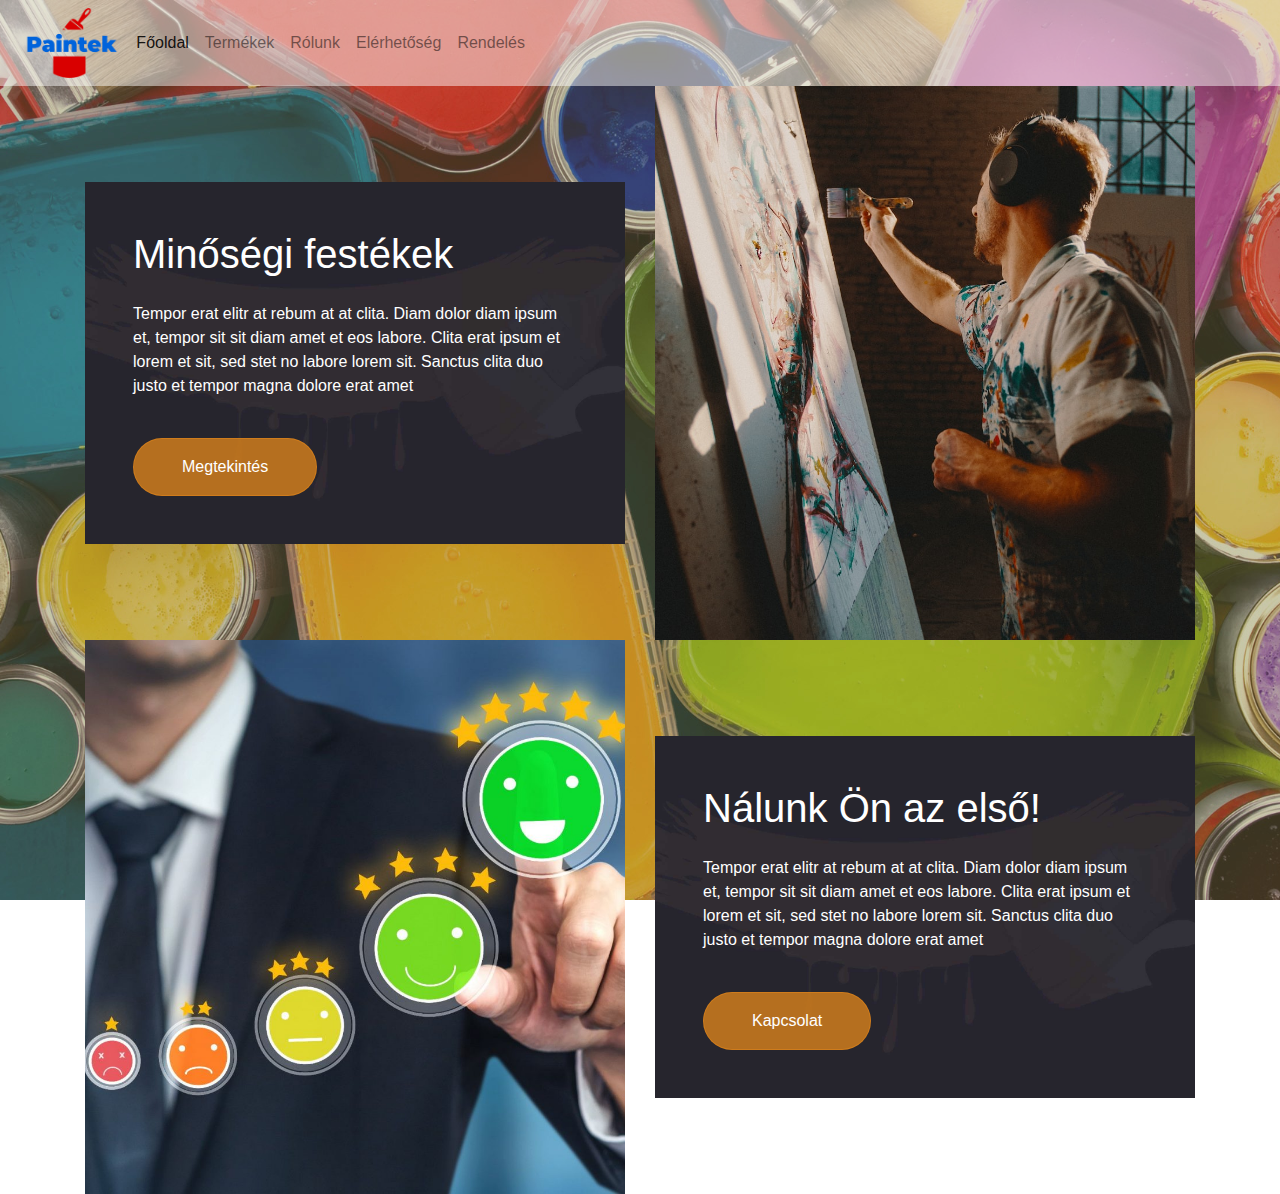
<file: Backendes_Projekt/index.html>
<!DOCTYPE html>
<html lang="hu">
<head>
<meta charset="UTF-8">
<meta http-equiv="X-UA-Compatible" content="IE=edge">
<meta name="viewport" content="width=device-width, initial-scale=1.0">
  <title>Paintek</title>
  <link rel = "icon" href = 
"img/logo-no-background.png" 
        type = "image/x-icon">
  <meta charset="utf-8">
  <meta name="viewport" content="width=device-width, initial-scale=1">
  <link rel="stylesheet" href="https://cdn.jsdelivr.net/npm/bootstrap@4.3.1/dist/css/bootstrap.min.css" integrity="sha384-ggOyR0iXCbMQv3Xipma34MD+dH/1fQ784/j6cY/iJTQUOhcWr7x9JvoRxT2MZw1T" crossorigin="anonymous">
  <script src="https://code.jquery.com/jquery-3.3.1.slim.min.js" integrity="sha384-q8i/X+965DzO0rT7abK41JStQIAqVgRVzpbzo5smXKp4YfRvH+8abtTE1Pi6jizo" crossorigin="anonymous"></script>
  <script src="https://cdn.jsdelivr.net/npm/popper.js@1.14.7/dist/umd/popper.min.js" integrity="sha384-UO2eT0CpHqdSJQ6hJty5KVphtPhzWj9WO1clHTMGa3JDZwrnQq4sF86dIHNDz0W1" crossorigin="anonymous"></script>
  <script src="https://cdn.jsdelivr.net/npm/bootstrap@4.3.1/dist/js/bootstrap.min.js" integrity="sha384-JjSmVgyd0p3pXB1rRibZUAYoIIy6OrQ6VrjIEaFf/nJGzIxFDsf4x0xIM+B07jRM" crossorigin="anonymous"></script>
  <link rel="stylesheet" href="style.css">
  <script>

    </script>

</head>

<body>
  <nav class="navbar navbar-expand-lg navbar-light">
    <img src="img/logo-no-background.png" height="70px">
    <button class="navbar-toggler" type="button" data-toggle="collapse" data-target="#navbarSupportedContent" aria-controls="navbarSupportedContent" aria-expanded="false" aria-label="Toggle navigation">
      <span class="navbar-toggler-icon"></span>
    </button>
  
    <div class="collapse navbar-collapse" id="navbarSupportedContent">
      <ul class="navbar-nav mr-auto">
        <li class="nav-item active">
          <a class="nav-link" href="index.html">Főoldal <span class="sr-only">(current)</span></a>
        </li>
        <li class="nav-item">
          <a class="nav-link" href="termekek.html">Termékek <span class="sr-only">(current)</span></a>
        </li>
        <li class="nav-item">
          <a class="nav-link" href="rolunk.html">Rólunk <span class="sr-only">(current)</span></a>
        </li>
        <li class="nav-item">
          <a class="nav-link" href="elerhetoseg.html">Elérhetőség <span class="sr-only">(current)</span></a>
        </li>
        <li class="nav-item">
          <a class="nav-link" href="megrendeles.html"> Rendelés <span class="sr-only">(current)</span></a>
        </li>
      </ul>
    </div>
  </nav>
  

  <div class="container-fluid">
    <div class="container">
        <div class="row gx-0 mb-3 mb-lg-0">
            <div class="col-lg-6 my-lg-5 py-lg-5">
                <div class="about-start bg-primary p-5">
                    <h1 class="display-5 mb-4">Minőségi festékek</h1>
                    <p>Tempor erat elitr at rebum at at clita. Diam dolor diam ipsum et, tempor sit sit diam amet et eos labore. Clita erat ipsum et lorem et sit, sed stet no labore lorem sit. Sanctus clita duo justo et tempor magna dolore erat amet
                    </p>
                    <a href="termekek.html" class="btn btn-secondary rounded-pill py-md-3 px-md-5 mt-4">Megtekintés</a>
                </div>
            </div>
            <div class="col-lg-6" style="min-height: 400px;">
                <div class="position-relative h-100">
                    <img class="position-absolute w-100 h-100" src="img/about-1.jpg" style="object-fit: cover;">
                </div>
            </div>
        </div>
        <div class="row gx-0">
            <div class="col-lg-6" style="min-height: 400px;">
                <div class="position-relative h-100">
                    <img class="position-absolute w-100 h-100" src="img/about-2.jpg" style="object-fit:cover; object-position: -32px;">
                </div>
            </div>
            <div class="col-lg-6 my-lg-5 py-lg-5">
                <div class="about-end bg-primary p-5">
                    <h1 class="display-5 mb-4">Nálunk Ön az első!</h1>
                    <p>Tempor erat elitr at rebum at at clita. Diam dolor diam ipsum et, tempor sit sit diam amet et eos labore. Clita erat ipsum et lorem et sit, sed stet no labore lorem sit. Sanctus clita duo justo et tempor magna dolore erat amet
                    </p>
                    <a href="elerhetoseg.html" class="btn btn-secondary rounded-pill py-md-3 px-md-5 mt-4">Kapcsolat</a>
                </div>
            </div>
        </div>
    </div>
  </div>
</body>
</html>
</file>
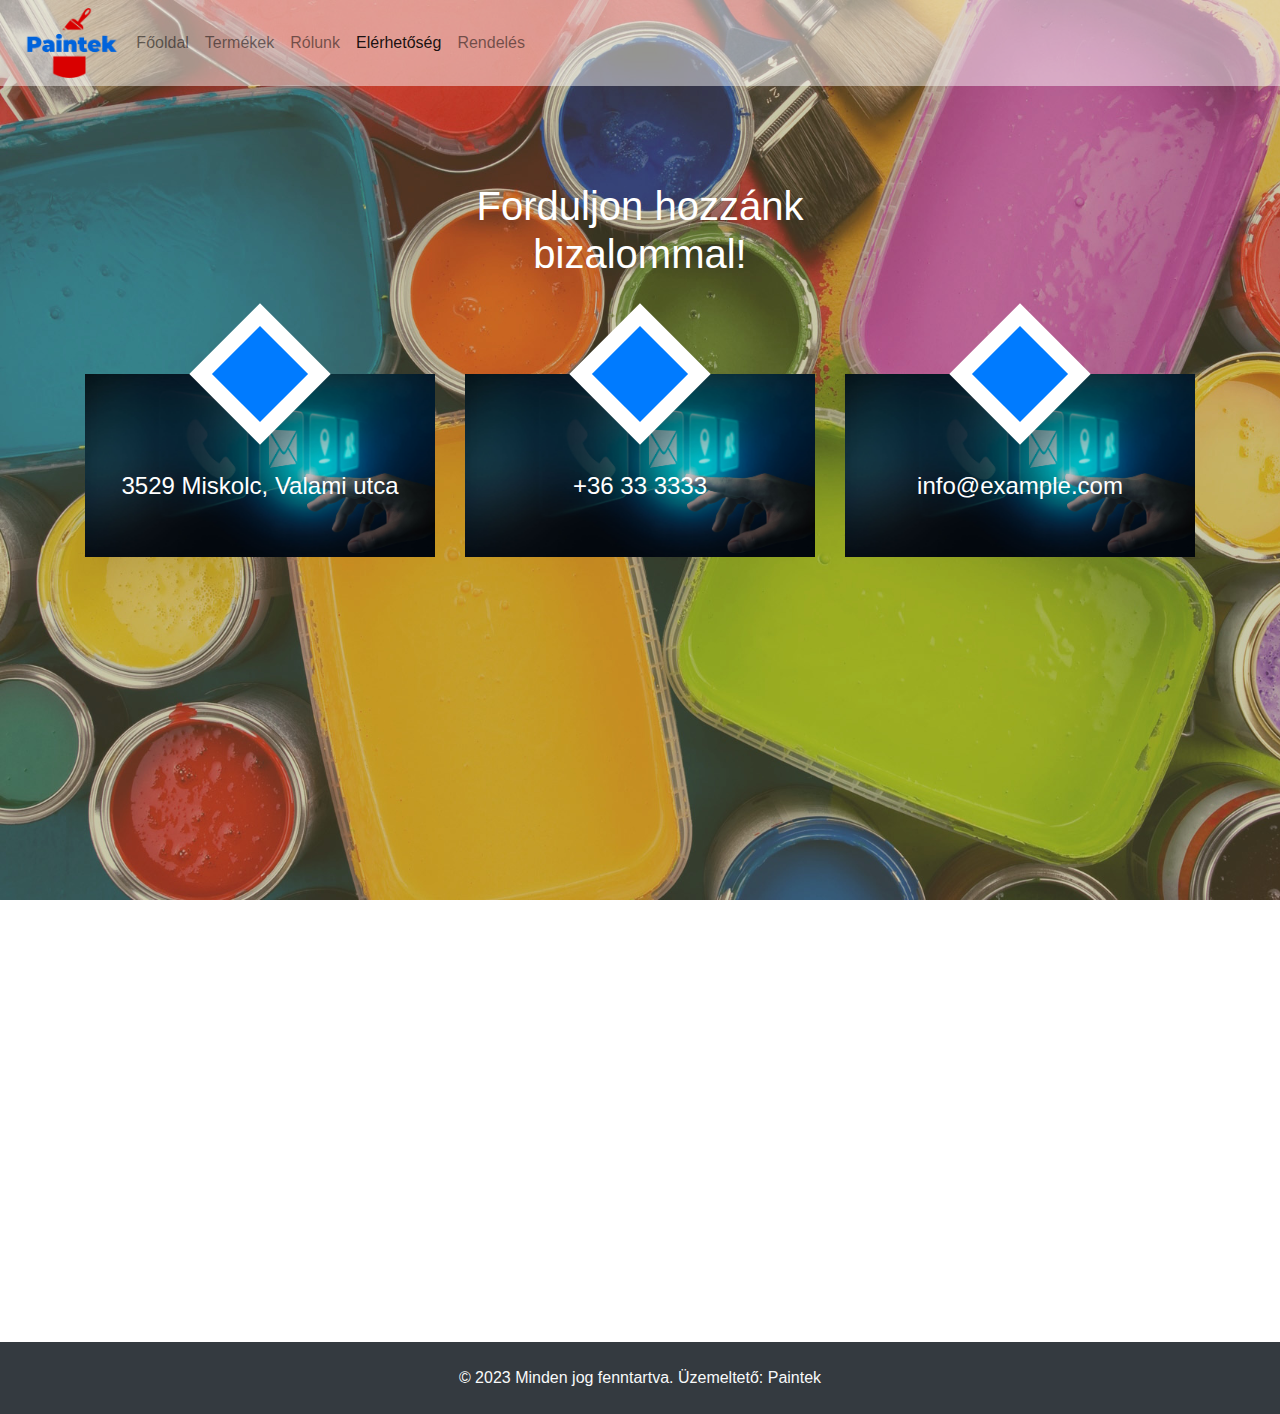
<file: Backendes_Projekt/elerhetoseg.html>
<!DOCTYPE html>
<html lang="hu">
<head>
    <meta charset="UTF-8">
    <meta http-equiv="X-UA-Compatible" content="IE=edge">
    <meta name="viewport" content="width=device-width, initial-scale=1.0">
    <title>Elérhetőség</title>
    <link rel = "icon" href = 
    "img/logo-no-background.png" 
            type = "image/x-icon">
      <meta charset="utf-8">
      <meta name="viewport" content="width=device-width, initial-scale=1">
      <link rel="stylesheet" href="https://cdn.jsdelivr.net/npm/bootstrap@4.3.1/dist/css/bootstrap.min.css" integrity="sha384-ggOyR0iXCbMQv3Xipma34MD+dH/1fQ784/j6cY/iJTQUOhcWr7x9JvoRxT2MZw1T" crossorigin="anonymous">
      <script src="https://code.jquery.com/jquery-3.3.1.slim.min.js" integrity="sha384-q8i/X+965DzO0rT7abK41JStQIAqVgRVzpbzo5smXKp4YfRvH+8abtTE1Pi6jizo" crossorigin="anonymous"></script>
      <script src="https://cdn.jsdelivr.net/npm/popper.js@1.14.7/dist/umd/popper.min.js" integrity="sha384-UO2eT0CpHqdSJQ6hJty5KVphtPhzWj9WO1clHTMGa3JDZwrnQq4sF86dIHNDz0W1" crossorigin="anonymous"></script>
      <script src="https://cdn.jsdelivr.net/npm/bootstrap@4.3.1/dist/js/bootstrap.min.js" integrity="sha384-JjSmVgyd0p3pXB1rRibZUAYoIIy6OrQ6VrjIEaFf/nJGzIxFDsf4x0xIM+B07jRM" crossorigin="anonymous"></script>
      <link rel="stylesheet" href="style.css">
    </head>
<body>
    <nav class="navbar navbar-expand-lg navbar-light">
        <img src="img/logo-no-background.png" height="70px">
        <button class="navbar-toggler" type="button" data-toggle="collapse" data-target="#navbarSupportedContent" aria-controls="navbarSupportedContent" aria-expanded="false" aria-label="Toggle navigation">
          <span class="navbar-toggler-icon"></span>
        </button>
      
        <div class="collapse navbar-collapse" id="navbarSupportedContent">
          <ul class="navbar-nav mr-auto">
            <li class="nav-item">
              <a class="nav-link" href="index.html">Főoldal <span class="sr-only">(current)</span></a>
            </li>
            <li class="nav-item">
              <a class="nav-link" href="termekek.html">Termékek <span class="sr-only">(current)</span></a>
            </li>
            <li class="nav-item">
              <a class="nav-link" href="rolunk.html">Rólunk <span class="sr-only">(current)</span></a>
            </li>
            <li class="nav-item active">
              <a class="nav-link" href="elerhetoseg.html">Elérhetőség <span class="sr-only">(current)</span></a>
            </li>
            <li class="nav-item">
              <a class="nav-link" href="megrendeles.html">Rendelés <span class="sr-only">(current)</span></a>
            </li>
          </ul>
        </div>
      </nav>

      <div class="container-fluid py-5">
        <div class="container py-5">
            <div class="text-center mx-auto mb-5" style="max-width: 500px;">
                <h1 class="display-5" style="color: white;">Forduljon hozzánk bizalommal!</h1>
            </div>
            <div class="row g-3 mb-5">
                <div class="col-lg-4 col-md-6 pt-5">
                    <div class="contact-item d-flex flex-column align-items-center justify-content-center text-center pb-5">
                        <div class="contact-icon p-3">
                            <div></div>
                        </div>
                        <h4 class="mt-5" style="color: white;">3529 Miskolc, Valami utca</h4>
                    </div>
                </div>
                <div class="col-lg-4 col-md-6 pt-5">
                    <div class="contact-item d-flex flex-column align-items-center justify-content-center text-center pb-5">
                        <div class="contact-icon p-3">
                            <div></div>
                        </div>
                        <h4 class="mt-5" style="color: white;">+36 33 3333</h4>
                    </div>
                </div>
                <div class="col-lg-4 col-md-6 pt-5">
                    <div class="contact-item d-flex flex-column align-items-center justify-content-center text-center pb-5">
                        <div class="contact-icon p-3">
                            <div></div>
                        </div>
                        <h4 class="mt-5" style="color: white;">info@example.com</h4>
                    </div>
                </div>
            </div>
            <div class="row justify-content-center position-relative" style="z-index: 1;">

                <div class="embed-responsive embed-responsive-16by9">
                    <iframe class="embed-responsive-item" src="https://www.google.com/maps/embed?pb=!1m18!1m12!1m3!1d170565.92775479722!2d20.6757494!3d48.08915495!2m3!1f0!2f0!3f0!3m2!1i1024!2i768!4f13.1!3m3!1m2!1s0x47409e878d72ebe7%3A0x400c4290c1e11b0!2sMiskolc!5e0!3m2!1shu!2shu!4v1676908173086!5m2!1shu!2shu" width="600" height="450" style="border:0;" allowfullscreen="" loading="lazy" referrerpolicy="no-referrer-when-downgrade"></iframe>
                  </div>
            </div>
        </div>
    </div>
    <div class="text-center p-4 bg-dark text-light" style="background-color: rgba(0, 0, 0, 0.05);">
        © 2023 Minden jog fenntartva.
        <a class="text-reset fw-bold" href="index.html">Üzemeltető: Paintek</a>
      </div>
</body>
</html>
</file>
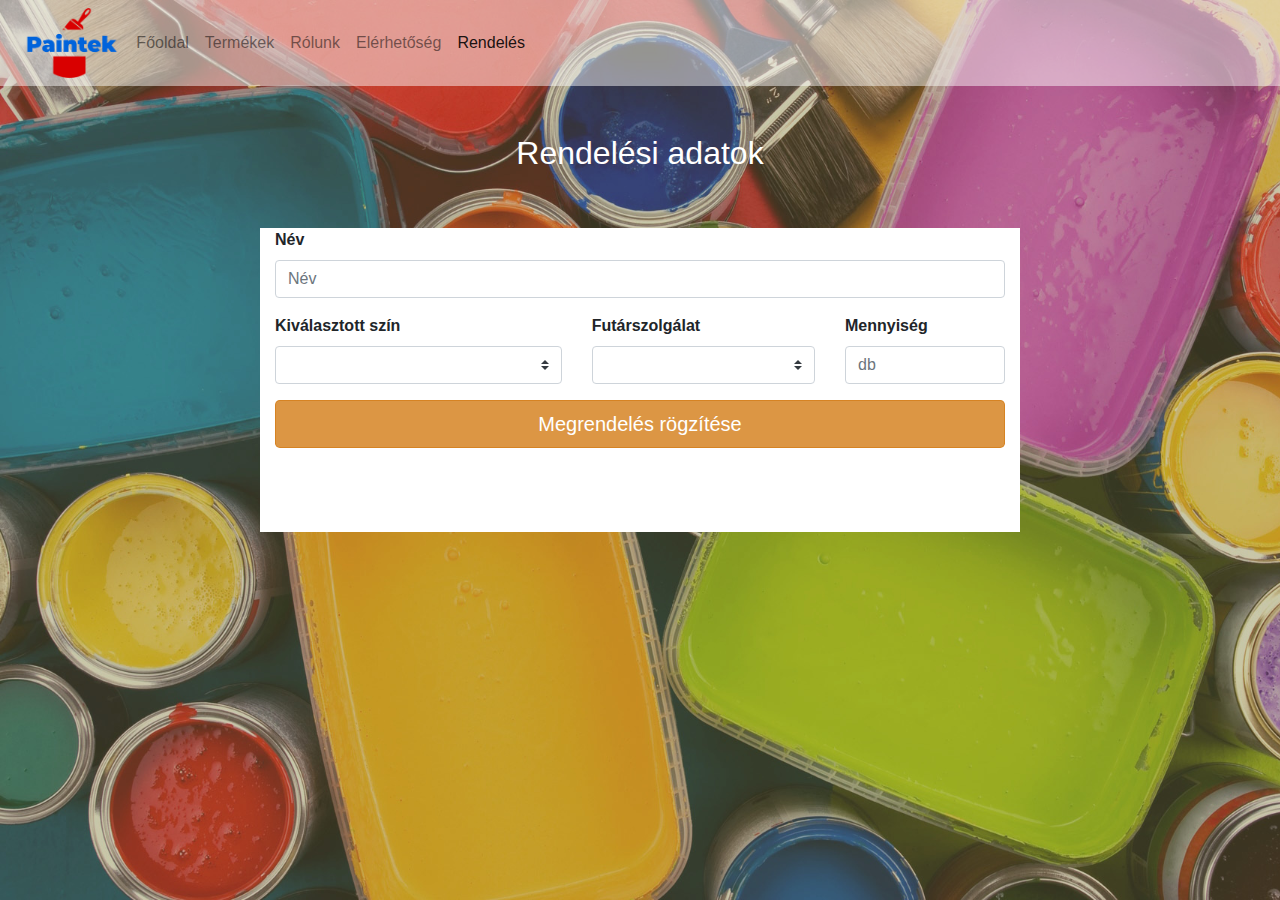
<file: Backendes_Projekt/megrendeles.html>
<!DOCTYPE html>
<html lang="hu">
<head>
<meta charset="UTF-8">
<meta http-equiv="X-UA-Compatible" content="IE=edge">
<meta name="viewport" content="width=device-width, initial-scale=1.0">
  <title>Paintek</title>
  <link rel = "icon" href = 
"img/logo-no-background.png" 
        type = "image/x-icon">
  <meta charset="utf-8">
  <meta name="viewport" content="width=device-width, initial-scale=1">
  <link rel="stylesheet" href="https://cdn.jsdelivr.net/npm/bootstrap@4.3.1/dist/css/bootstrap.min.css" integrity="sha384-ggOyR0iXCbMQv3Xipma34MD+dH/1fQ784/j6cY/iJTQUOhcWr7x9JvoRxT2MZw1T" crossorigin="anonymous">
  <script src="https://code.jquery.com/jquery-3.3.1.slim.min.js" integrity="sha384-q8i/X+965DzO0rT7abK41JStQIAqVgRVzpbzo5smXKp4YfRvH+8abtTE1Pi6jizo" crossorigin="anonymous"></script>
  <script src="https://cdn.jsdelivr.net/npm/popper.js@1.14.7/dist/umd/popper.min.js" integrity="sha384-UO2eT0CpHqdSJQ6hJty5KVphtPhzWj9WO1clHTMGa3JDZwrnQq4sF86dIHNDz0W1" crossorigin="anonymous"></script>
  <script src="https://cdn.jsdelivr.net/npm/bootstrap@4.3.1/dist/js/bootstrap.min.js" integrity="sha384-JjSmVgyd0p3pXB1rRibZUAYoIIy6OrQ6VrjIEaFf/nJGzIxFDsf4x0xIM+B07jRM" crossorigin="anonymous"></script>
  <link rel="stylesheet" href="style.css">
  <script>
const api_url = 
      "https://localhost:7165/api/Futarok";
  
async function getapi(url) {
    
    const response = await fetch(url);
    
    var data = await response.json();
    show(data);
}
getapi(api_url);
  
function show(data) {
  let tab = 
        ``;
    
    for (let r of data) {
        tab += ` 
        <option value="${r.id}">${r.nev}</option>`
    }
    document.getElementById("valaszt").innerHTML = tab;
}




// api url
const api_url2 = 
"https://localhost:7165/Szinek";

// Defining async function
async function getapi2(url) {
    
    // Storing response
    const response = await fetch(url);
    
    // Storing data in form of JSON
    var data = await response.json();
    console.log(data);
    show2(data);
}
// Calling that async function
getapi2(api_url2);

// Function to define innerHTML for HTML table
function show2(data) {
    let tab = 
    ``;
    
    for (let r of data) {
        tab += ` 
        <option value="${r.id}">${r.szin}</option>`
    }
    document.getElementById("szin").innerHTML = tab;
}


function post(){
    fetch("https://localhost:7165/Rendelesek", {
     
     // Adding method type
     method: "POST",
      
     // Adding body or contents to send
     body: JSON.stringify({
        futarid: document.getElementById("valaszt").value,
        szinid: document.getElementById("szin").value,
         rendeltdb: document.getElementById("mennyiseg").value,
         címzett: document.getElementById("cimzett").value
     }),
      
     // Adding headers to the request
     headers: {
         "Content-type": "application/json; charset=UTF-8"
     }
 })
  
 // Converting to JSON
 .then(response => response.json())
  
 // Displaying results to console
 .then(json => console.log(json));

}


function message(){
    var cimzett = document.getElementById('cimzett');
    var mennyiseg = document.getElementById('mennyiseg');
    var szin = document.getElementById('szin');
    var valaszt = document.getElementById('valaszt');
    const success = document.getElementById('success');
    const danger = document.getElementById('danger');

    if(cimzett.value === '' || mennyiseg.value === '' || szin.value === '' || valaszt.value === ''){
        danger.style.display = 'block';
    }
    else{
        setTimeout(() => {
            cimzett.value = '';
            mennyiseg.value = '';
        }, 2000);

        success.style.display = 'block';
    }


    setTimeout(() => {
        danger.style.display = 'none';
        success.style.display = 'none';
    }, 4000);

    document.getElementById("noRefreshForm").addEventListener("submit", function(event){
  event.preventDefault()

});
    
}
    </script>

</head>

<body>
  <nav class="navbar navbar-expand-lg navbar-light">
    <img src="img/logo-no-background.png" height="70px">
    <button class="navbar-toggler" type="button" data-toggle="collapse" data-target="#navbarSupportedContent" aria-controls="navbarSupportedContent" aria-expanded="false" aria-label="Toggle navigation">
      <span class="navbar-toggler-icon"></span>
    </button>
  
    <div class="collapse navbar-collapse" id="navbarSupportedContent">
      <ul class="navbar-nav mr-auto">
        <li class="nav-item">
          <a class="nav-link" href="index.html">Főoldal <span class="sr-only">(current)</span></a>
        </li>
        <li class="nav-item">
          <a class="nav-link" href="termekek.html">Termékek <span class="sr-only">(current)</span></a>
        </li>
        <li class="nav-item">
          <a class="nav-link" href="rolunk.html">Rólunk <span class="sr-only">(current)</span></a>
        </li>
        <li class="nav-item">
          <a class="nav-link" href="elerhetoseg.html">Elérhetőség <span class="sr-only">(current)</span></a>
        </li>
        <li class="nav-item active">
          <a class="nav-link" href="megrendeles.html">Rendelés <span class="sr-only">(current)</span></a>
        </li>
      </ul>
    </div>
  </nav>

<div class="container">
  <div class="py-5 text-center">
      <h2 style="color: white;">Rendelési adatok</h2>
  </div>
  <div class="row">
      <div class="col-md-8 order-md-1" style="margin:auto; background-color: white;">
          <form class="needs-validation" id="noRefreshForm" novalidate="">                
              <div class="mb-3">
                  <label for="cimzett" class="font-weight-bold">Név</label>
                  <input type="text" class="form-control" id="cimzett" placeholder="Név" required="required">
                  <div class="invalid-feedback"> Kérem adja meg a darabszámot! </div>
              </div>
              <div class="row">
                  <div class="col-md-5 mb-3">
                      <label for="szin" class="font-weight-bold">Kiválasztott szín</label>
                      <select class="custom-select d-block w-100" id="szin" required="">
                      </select>
                      <div class="invalid-feedback"> Kérem válasszon színt! </div>
                  </div>
                  <div class="col-md-4 mb-3">
                      <label for="valaszt" class="font-weight-bold">Futárszolgálat</label>
                      <select class="custom-select d-block w-100" id="valaszt" required="">
                      </select>
                      <div class="invalid-feedback"> Kérem válasszon futárszolgálatot! </div>
                  </div>
                  <div class="col-md-3 mb-3">
                      <label for="mennyiseg" class="font-weight-bold">Mennyiség</label>
                      <input type="text" class="form-control" id="mennyiseg" placeholder="db" required="required">
                      <div class="invalid-feedback"> Kérem adja meg a mennyiséget! </div>
                  </div>
              </div>
              <button class="btn btn-primary btn-lg btn-block" type="submit" onclick="post();message()">Megrendelés rögzítése</button>
              <br>
              <div class="message">
                <div class="success" id="success">A megrendelésed sikeresen rögzítésre került!</div>
                <div class="danger" id="danger">Kérem ellenőrizze az adatokat!</div>
            </div>
          </form>
      </div>
  </div>
</div>

</body>
</html>
</file>
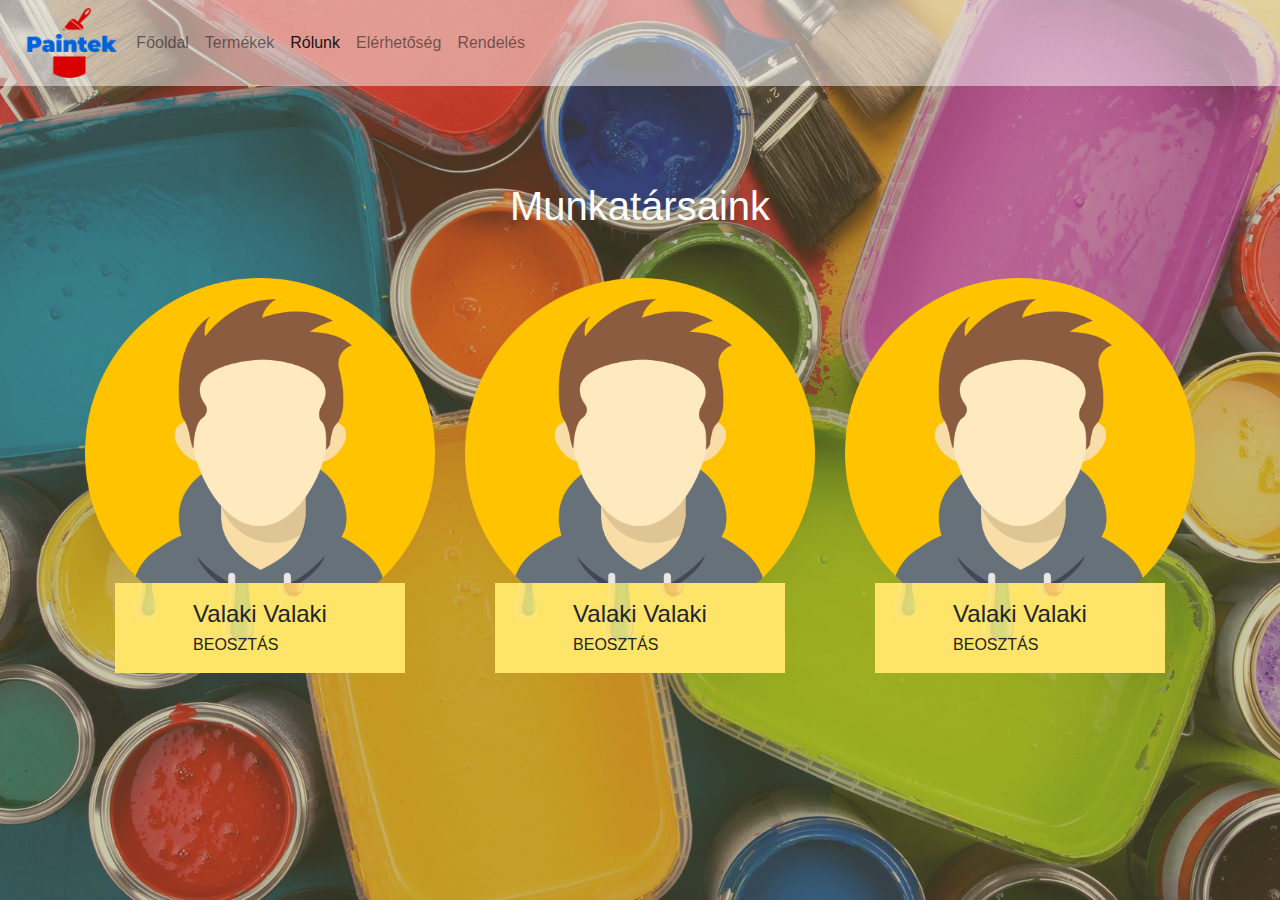
<file: Backendes_Projekt/rolunk.html>
<!DOCTYPE html>
<html lang="hu">
<head>
    <meta charset="UTF-8">
    <meta http-equiv="X-UA-Compatible" content="IE=edge">
    <meta name="viewport" content="width=device-width, initial-scale=1.0">
    <title>Rólunk</title>
    <link rel = "icon" href = 
    "img/logo-no-background.png" 
            type = "image/x-icon">
      <meta charset="utf-8">
      <meta name="viewport" content="width=device-width, initial-scale=1">
      <link rel="stylesheet" href="https://cdn.jsdelivr.net/npm/bootstrap@4.3.1/dist/css/bootstrap.min.css" integrity="sha384-ggOyR0iXCbMQv3Xipma34MD+dH/1fQ784/j6cY/iJTQUOhcWr7x9JvoRxT2MZw1T" crossorigin="anonymous">
      <script src="https://code.jquery.com/jquery-3.3.1.slim.min.js" integrity="sha384-q8i/X+965DzO0rT7abK41JStQIAqVgRVzpbzo5smXKp4YfRvH+8abtTE1Pi6jizo" crossorigin="anonymous"></script>
      <script src="https://cdn.jsdelivr.net/npm/popper.js@1.14.7/dist/umd/popper.min.js" integrity="sha384-UO2eT0CpHqdSJQ6hJty5KVphtPhzWj9WO1clHTMGa3JDZwrnQq4sF86dIHNDz0W1" crossorigin="anonymous"></script>
      <script src="https://cdn.jsdelivr.net/npm/bootstrap@4.3.1/dist/js/bootstrap.min.js" integrity="sha384-JjSmVgyd0p3pXB1rRibZUAYoIIy6OrQ6VrjIEaFf/nJGzIxFDsf4x0xIM+B07jRM" crossorigin="anonymous"></script>
      <link rel="stylesheet" href="style.css">   
 
</head>
<body>
    <nav class="navbar navbar-expand-lg navbar-light">
        <img src="img/logo-no-background.png" height="70px">
        <button class="navbar-toggler" type="button" data-toggle="collapse" data-target="#navbarSupportedContent" aria-controls="navbarSupportedContent" aria-expanded="false" aria-label="Toggle navigation">
          <span class="navbar-toggler-icon"></span>
        </button>
      
        <div class="collapse navbar-collapse" id="navbarSupportedContent">
          <ul class="navbar-nav mr-auto">
            <li class="nav-item">
              <a class="nav-link" href="index.html">Főoldal <span class="sr-only">(current)</span></a>
            </li>
            <li class="nav-item">
              <a class="nav-link" href="termekek.html">Termékek <span class="sr-only">(current)</span></a>
            </li>
            <li class="nav-item active">
              <a class="nav-link" href="rolunk.html">Rólunk <span class="sr-only">(current)</span></a>
            </li>
            <li class="nav-item">
              <a class="nav-link" href="elerhetoseg.html">Elérhetőség <span class="sr-only">(current)</span></a>
            </li>
            <li class="nav-item">
                <a class="nav-link" href="megrendeles.html">Rendelés <span class="sr-only">(current)</span></a>
              </li>
          </ul>
        </div>
      </nav>
    

      <div class="container-fluid py-5">
        <div class="container py-5">
            <div class="text-center mx-auto mb-5" style="max-width: 500px;">
                <h1 class="display-5" style="color: white;">Munkatársaink</h1>
            </div>
            <div class="row g-3">
                <div class="col-lg-4 col-md-6">
                    <div class="team-item">
                        <img class="img-fluid w-100" src="img/avatar.png" alt="">
                        <div class="team-text">
                            <div class="mt-auto mb-3">
                                <h4 class="mb-1">Valaki Valaki</h4>
                                <span class="text-uppercase">Beosztás</span>
                            </div>
                        </div>
                    </div>
                </div>
                <div class="col-lg-4 col-md-6">
                    <div class="team-item">
                        <img class="img-fluid w-100" src="img/avatar.png" alt="">
                        <div class="team-text">
                            <div class="mt-auto mb-3">
                                <h4 class="mb-1">Valaki Valaki</h4>
                                <span class="text-uppercase">Beosztás</span>
                            </div>
                        </div>
                    </div>
                </div>
                <div class="col-lg-4 col-md-6">
                    <div class="team-item">
                        <img class="img-fluid w-100" src="img/avatar.png" alt="">
                        <div class="team-text">
                            <div class="mt-auto mb-3">
                                <h4 class="mb-1">Valaki Valaki</h4>
                                <span class="text-uppercase">Beosztás</span>
                            </div>
                        </div>
                    </div>
                </div>
            </div>
        </div>
    </div>     
</body>
</html>
</file>
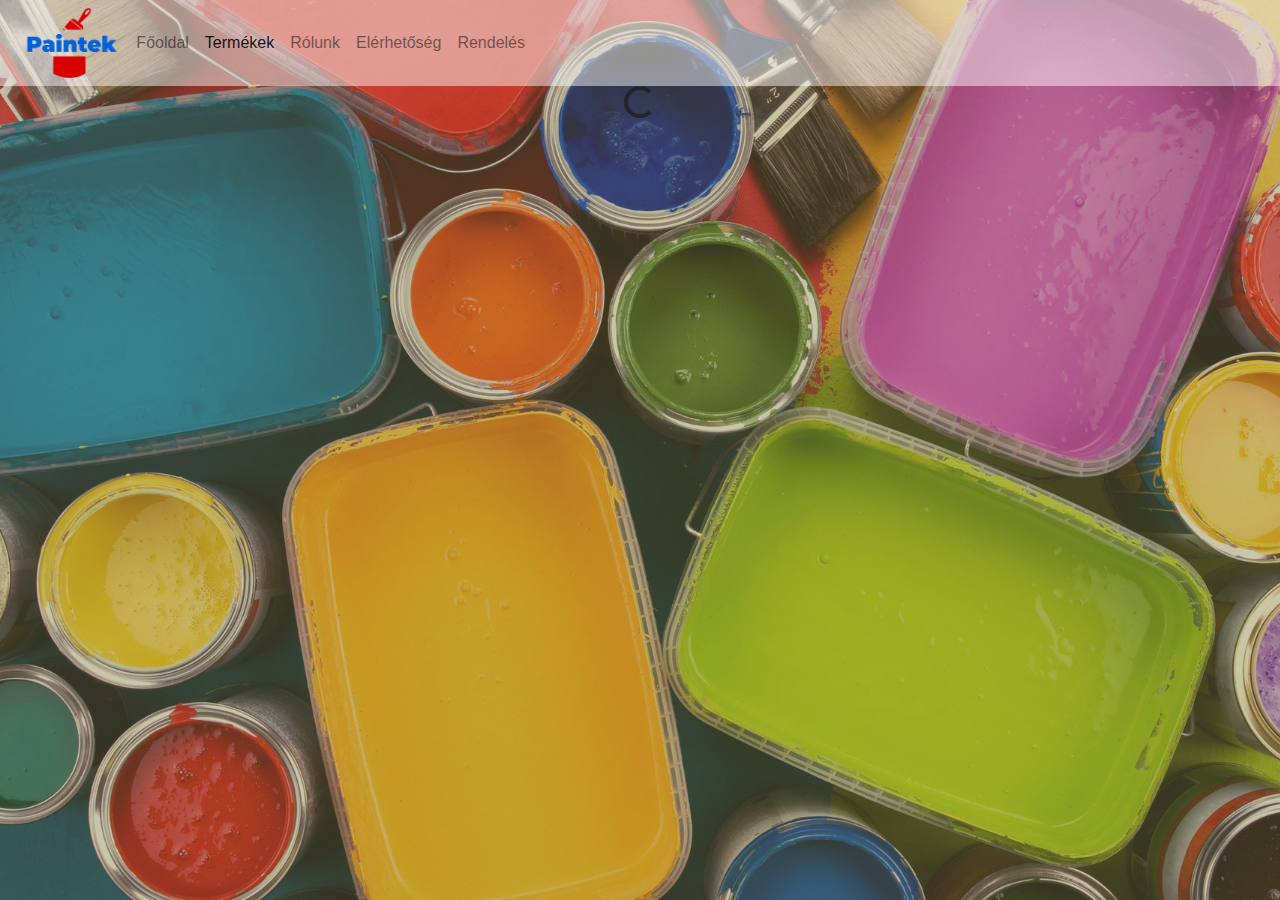
<file: Backendes_Projekt/termekek.html>
<!DOCTYPE html>
<html lang="hu">
<head>
    <meta charset="UTF-8">
    <meta http-equiv="X-UA-Compatible" content="IE=edge">
    <meta name="viewport" content="width=device-width, initial-scale=1.0">
    <title>Termékek</title>
    <link rel = "icon" href = 
    "img/logo-no-background.png" 
            type = "image/x-icon">
      <meta charset="utf-8">
      <meta name="viewport" content="width=device-width, initial-scale=1">
      <link rel="stylesheet" href="https://cdn.jsdelivr.net/npm/bootstrap@4.3.1/dist/css/bootstrap.min.css" integrity="sha384-ggOyR0iXCbMQv3Xipma34MD+dH/1fQ784/j6cY/iJTQUOhcWr7x9JvoRxT2MZw1T" crossorigin="anonymous">
      <script src="https://code.jquery.com/jquery-3.3.1.slim.min.js" integrity="sha384-q8i/X+965DzO0rT7abK41JStQIAqVgRVzpbzo5smXKp4YfRvH+8abtTE1Pi6jizo" crossorigin="anonymous"></script>
      <script src="https://cdn.jsdelivr.net/npm/popper.js@1.14.7/dist/umd/popper.min.js" integrity="sha384-UO2eT0CpHqdSJQ6hJty5KVphtPhzWj9WO1clHTMGa3JDZwrnQq4sF86dIHNDz0W1" crossorigin="anonymous"></script>
      <script src="https://cdn.jsdelivr.net/npm/bootstrap@4.3.1/dist/js/bootstrap.min.js" integrity="sha384-JjSmVgyd0p3pXB1rRibZUAYoIIy6OrQ6VrjIEaFf/nJGzIxFDsf4x0xIM+B07jRM" crossorigin="anonymous"></script>
      <link rel="stylesheet" href="style.css">
    
      
      <script>
const api_url = 
      "https://localhost:7165/Szinek";
  
async function getapi(url) {
    
    const response = await fetch(url);
    
    var data = await response.json();
    console.log(data);
    if (response) {
        hideloader();
    }
    show(data);
}
getapi(api_url);
  
function hideloader() {
    document.getElementById('loading').style.display = 'none';
}
function show(data) {
  let tab = 
        ``;
    
    for (let r of data) {
        tab += ` 
        <div class="col-12 col-sm-6 col-lg-4 col-xl-3">
            <div class="card" style="width:250px" id="${r.id}">
              <img class="card-img-top" src="${r.kepurl}">
                <div class="card-body">
                  <h4 class="card-title">${r.szin}</h4>
                  <p class="card-text">Raktáron: ${r.db} db</p>
                  <a href="megrendeles.html" class="btn btn-primary">Rendeléshez</a>
                </div>
              </div>
          </div>`
    }
    document.getElementById("employees").innerHTML = tab;
}
      </script>

</head>
<body>

    <nav class="navbar navbar-expand-lg navbar-light">
        <img src="img/logo-no-background.png" height="70px">
        <button class="navbar-toggler" type="button" data-toggle="collapse" data-target="#navbarSupportedContent" aria-controls="navbarSupportedContent" aria-expanded="false" aria-label="Toggle navigation">
          <span class="navbar-toggler-icon"></span>
        </button>
      
        <div class="collapse navbar-collapse" id="navbarSupportedContent">
          <ul class="navbar-nav mr-auto">
            <li class="nav-item">
              <a class="nav-link" href="index.html">Főoldal <span class="sr-only">(current)</span></a>
            </li>
            <li class="nav-item active">
              <a class="nav-link" href="termekek.html">Termékek <span class="sr-only">(current)</span></a>
            </li>
            <li class="nav-item">
              <a class="nav-link" href="rolunk.html">Rólunk <span class="sr-only">(current)</span></a>
            </li>
            <li class="nav-item">
              <a class="nav-link" href="elerhetoseg.html">Elérhetőség <span class="sr-only">(current)</span></a>
            </li>
            <li class="nav-item">
              <a class="nav-link" href="megrendeles.html">Rendelés <span class="sr-only">(current)</span></a>
            </li>
          </ul>
        </div>
      </nav>
    
             <div class="d-flex justify-content-center">
              <div class="spinner-border" 
                   role="status" id="loading">
                  <span class="sr-only">Loading...</span>
              </div>
          </div>

          <div class="container">
            <div class="row" id="employees">
              
            </div>
          </div>

</body>
</html>
</file>
<file: Backendes_Projekt/style.css>
body{
    background: url(img/hero.jpg) fixed;
    background-size: cover;
}

.card{
    margin: 5px;
    border-radius: 10px;
    background-color: rgba(245, 177, 52, 0.8);
}
img.card-img-top{
    width: 250px;
    height: 300px;
    border-radius: 10px;
}
img.card-img-bottom{
    width: 250px;
    height: 300px;
    border-radius: 10px;
}

.btn{
    border-color:rgba(212, 127, 28, 0.822);
    background-color: rgba(212, 127, 28, 0.822);
}
.btn:hover{
    border-color:rgba(172, 98, 13, 0.89);
    background-color: rgba(172, 98, 13, 0.89);
}
hr{
    height:10px;
    background-color:rgba(212, 127, 28, 20%);
    width: 1000px;
    border: 25px;
}
nav{
    background-color:rgba(255, 255, 255, 0.479);
}

.about-start,
.about-end {
    color: white;
    background: url(img/footer.jpg) center center no-repeat;
    background-size: cover;
}

.bg-quote {
    background: url(img/quote.jpg) top right no-repeat;
      background-color: rgba(0, 0, 0, 0);
      background-size: auto;
    background-size: contain;
  }

.bg-primary{
    background-color: black;
}

.team-text {
    position: absolute;
    display: flex;
    flex-direction: column;
    align-items: center;
    justify-content: center;
    background: url(img/team.jpg) bottom center no-repeat;
    background-size: cover;
    height: 90px;
    padding: 0 30px;
    right: 45px;
    left: 45px;
    bottom: -45px;
    transition: .5s;
    z-index: 1;
}

.team-item:hover .team-text {
    height: 100%;
    bottom: 0;
}



.contact-item {
    background: url(img/contact.jpg) top center no-repeat;
    background-size: cover;
    transition: .2s;
}

.contact-item:hover {
    background: url(img/contact.jpg) bottom center no-repeat;
    background-size: cover;
    border-style: solid;
    border-radius: 20px;
    border-color: #8CC641;
}

.contact-item .contact-icon {
    margin-top: -50px;
    width: 100px;
    height: 100px;
    color: var(--secondary);
    background: #FFFFFF;
    transform: rotate(-45deg);
}

.contact-item .contact-icon div {
    width: 100%;
    height: 100%;
    display: flex;
    align-items: center;
    justify-content: center;
    background: var(--primary);
    transition: .5s;
}

  
  .lh-condensed { line-height: 1.25; }

  .message{
    width: 100%;
    position: relative;
    margin-bottom: 60px;
    display: flex;
    justify-content: center;
}
.message .success{
    font-size: 20px;
    color: green;
    position: absolute;
    animation: buttons .3s linear;
    display: none;
}
.message .danger{
    font-size: 20px;
    color: red;
    position: absolute;
    transition: .3s;
    animation: buttons .3s linear;
    display: none;
}
@keyframes buttons{
    0%{
        transform: scale(0.1);
    }
    50%{
        transform: scale(0.5);
    }
    100%{
        transform: scale(1);
    }
}
</file>
